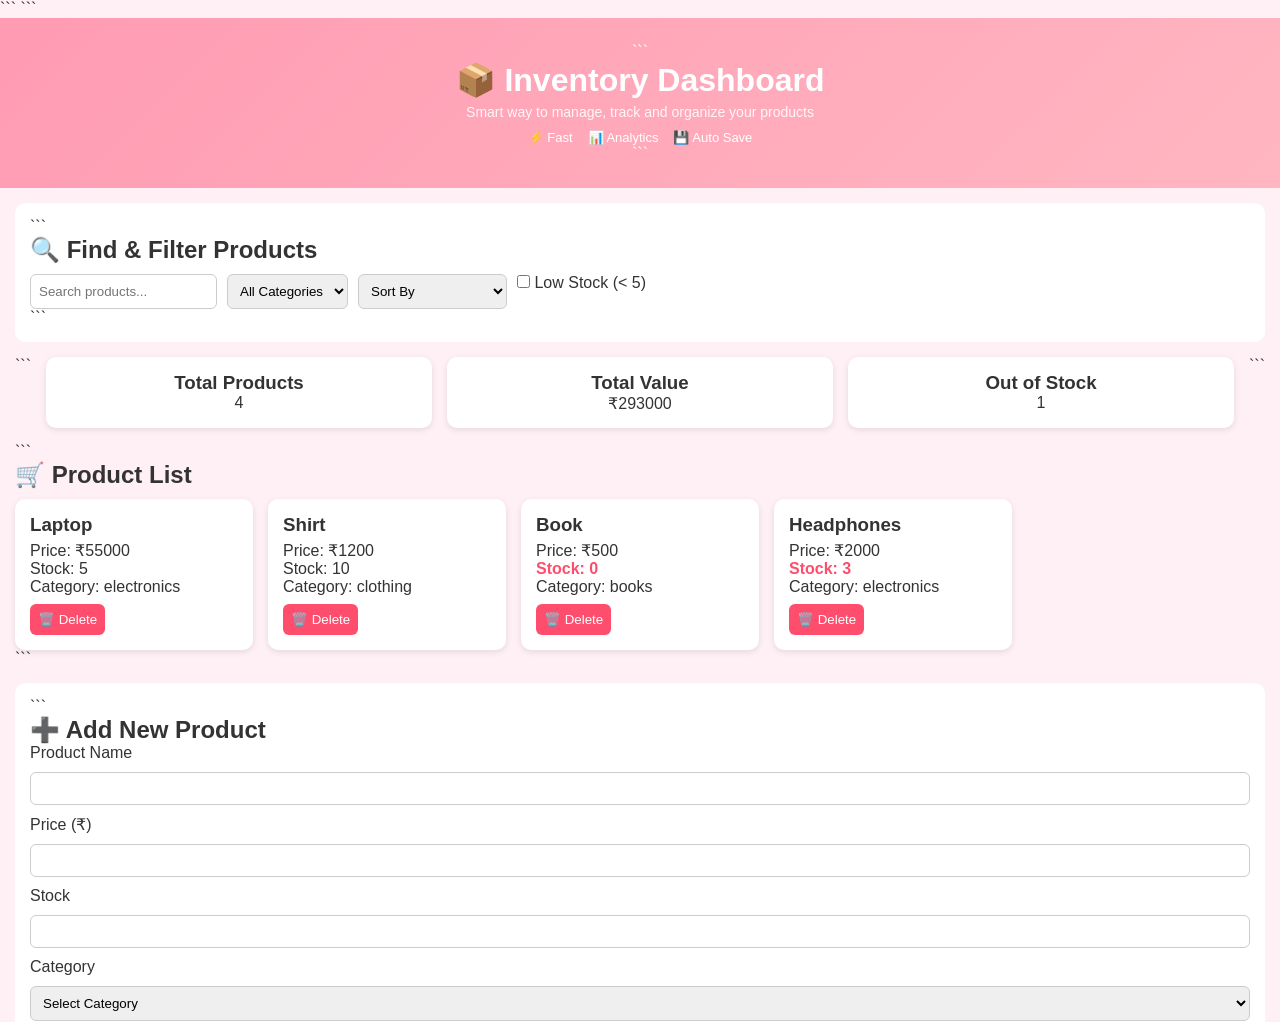
<file: frontend/frontend/mini_app/product_inventory_dashboard/index.html>
<!DOCTYPE html>

<html lang="en">
<head>
    <meta charset="UTF-8">
    <!-- Ensures proper scaling on mobile devices -->
    <meta name="viewport" content="width=device-width, initial-scale=1.0">

```
<title>Inventory Dashboard</title>

<!-- Linking external stylesheet -->
<link rel="stylesheet" href="style.css">
```

</head>
<body>

<!-- ===== HEADER SECTION ===== -->

<!-- Displays the main title and short description of the app -->

<header class="header">

```
<!-- Title + subtitle -->
<div class="header-content">
    <h1>📦 Inventory Dashboard</h1>
    <p class="subtitle">
        Smart way to manage, track and organize your products
    </p>
</div>

<!-- Small info badges just for better UI feel -->
<div class="header-info">
    <span>⚡ Fast</span>
    <span>📊 Analytics</span>
    <span>💾 Auto Save</span>
</div>
```

</header>

<!-- ===== CONTROLS SECTION ===== -->

<!-- Contains search, filter and sorting functionality -->

<section class="controls">

```
<h2>🔍 Find & Filter Products</h2>

<div class="controls-wrapper">

    <!-- Search input (filters products by name) -->
    <input type="text" id="searchInput" placeholder="Search products...">

    <!-- Category dropdown (filled dynamically using JS) -->
    <select id="categorySelect">
        <option value="all">All Categories</option>
    </select>

    <!-- Sorting options -->
    <select id="sortSelect">
        <option value="">Sort By</option>
        <option value="low">Price: Low → High</option>
        <option value="high">Price: High → Low</option>
        <option value="az">Name A → Z</option>
        <option value="za">Name Z → A</option>
    </select>

    <!-- Checkbox to show only low stock items -->
    <label>
        <input type="checkbox" id="stockFilter">
        Low Stock (&lt; 5)
    </label>

</div>
```

</section>

<!-- ===== ANALYTICS SECTION ===== -->

<!-- Displays summary information about inventory -->

<section class="analytics">

```
<!-- Total number of products -->
<div class="card">
    <h3>Total Products</h3>
    <p id="totalProducts">0</p>
</div>

<!-- Total inventory value (price × stock) -->
<div class="card">
    <h3>Total Value</h3>
    <p>₹<span id="totalValue">0</span></p>
</div>

<!-- Number of products that are out of stock -->
<div class="card">
    <h3>Out of Stock</h3>
    <p id="outOfStock">0</p>
</div>
```

</section>

<!-- ===== LOADING STATE ===== -->

<!-- This is shown while products are being "fetched" -->

<div id="loadingMessage">
    <p>Loading products...</p>
</div>

<!-- ===== PRODUCT DISPLAY SECTION ===== -->

<!-- All product cards will be rendered here dynamically -->

<section class="products-section">

```
<h2>🛒 Product List</h2>

<!-- Message shown when no products match filters -->
<p id="emptyMessage" style="display: none;">
    No products found.
</p>

<!-- Container for dynamically generated product cards -->
<div id="productList"></div>
```

</section>

<!-- ===== ADD PRODUCT FORM ===== -->

<!-- Form used to add new products to inventory -->

<section class="form-section">

```
<h2>➕ Add New Product</h2>

<form id="addForm">

    <!-- Product name input -->
    <label>Product Name</label>
    <input type="text" id="productName" required>

    <!-- Product price input -->
    <label>Price (₹)</label>
    <input type="number" id="productPrice" required>

    <!-- Stock quantity input -->
    <label>Stock</label>
    <input type="number" id="productStock" required>

    <!-- Category selection -->
    <label>Category</label>
    <select id="productCategory" required>
        <option value="">Select Category</option>
        <option value="electronics">Electronics</option>
        <option value="clothing">Clothing</option>
        <option value="books">Books</option>
        <option value="accessories">Accessories</option>
    </select>

    <!-- Submit button -->
    <button type="submit">Add Product</button>

</form>
```

</section>

<!-- Linking JavaScript file -->

<script src="script.js"></script>

</body>
</html>
</file>
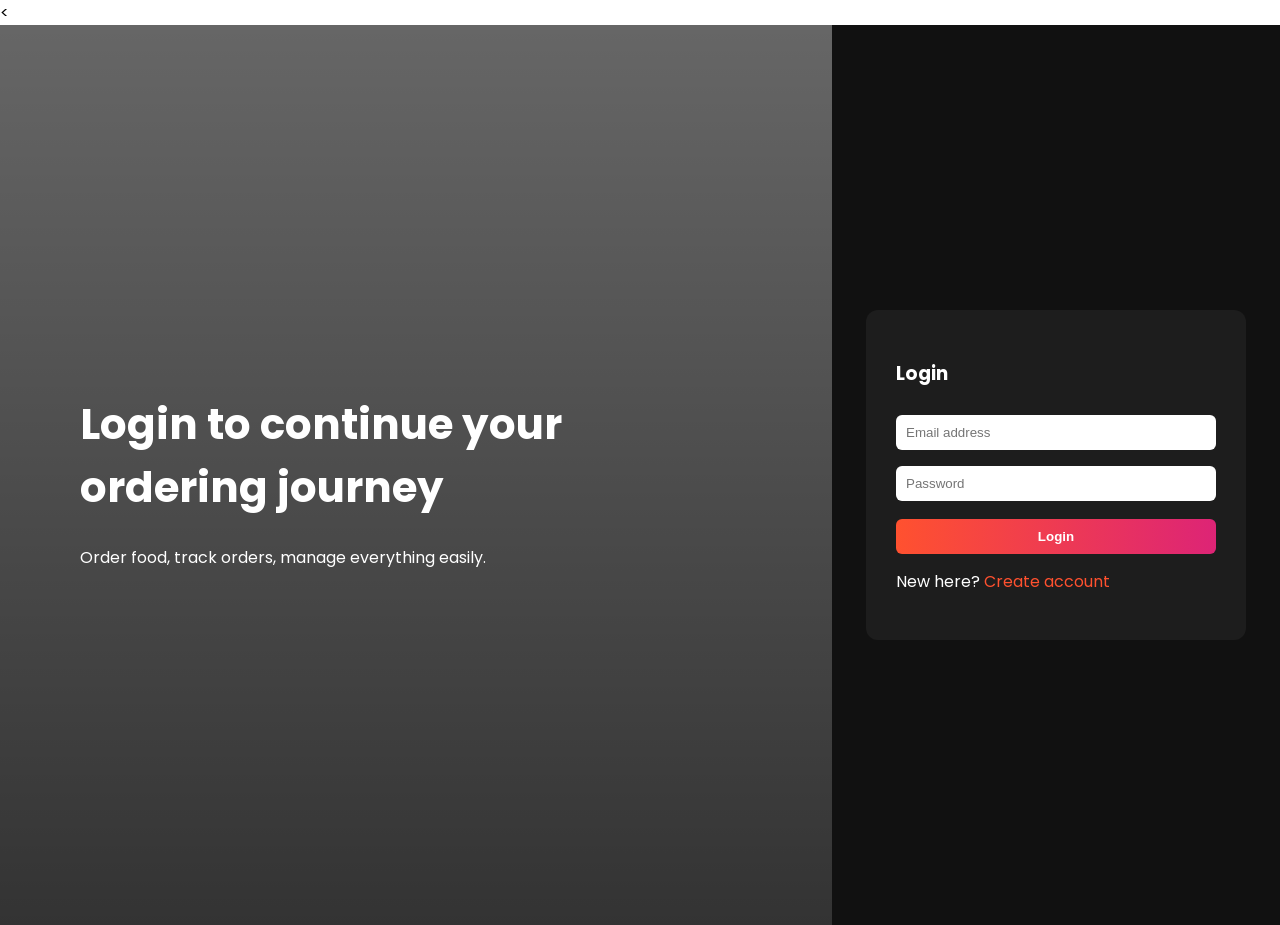
<file: Capstone_RestaurantOrders/frontend/cart.html>
<!DOCTYPE html>
<html>
<head>
<title>Cart - FoodieFlow</title>
<link rel="stylesheet" href="css/style.css">
</head>

<body>

<!-- NAVBAR -->
<div class="navbar">
  <div class="logo">FoodieFlow 🍔</div>
  <div class="nav-actions">
    <button onclick="go('home.html')">Home</button>
    <button onclick="go('orders.html')">Orders</button>
    <button onclick="logout()">Logout</button>
  </div>
</div>

<!-- HERO -->
<div class="home-hero">
  <h1>Your Cart</h1>
  <p>Review your items and place order</p>
</div>

<!-- WALLET -->
<div class="wallet-box" id="wallet"></div>

<!-- MAIN LAYOUT -->
<div class="cart-layout">

    <!-- LEFT: CART ITEMS -->
    <div class="cart-section" id="cartList"></div>

    <!-- RIGHT: SUMMARY -->
    <div class="summary-section">

        <h3>Total</h3>
        <h2 id="totalAmount"></h2>

        <h3>📍 Delivery Address</h3>

        <input id="street" placeholder="Street">
        <input id="city" placeholder="City">
        <input id="state" placeholder="State">
        <input id="zip" placeholder="Zip Code">

        <button class="primary" onclick="placeOrder()">Place Order 🚀</button>

    </div>

</div>

<script>
function go(p){window.location.href=p;}
</script>

<script src="js/cart.js"></script>

</body>
</html>
</file>
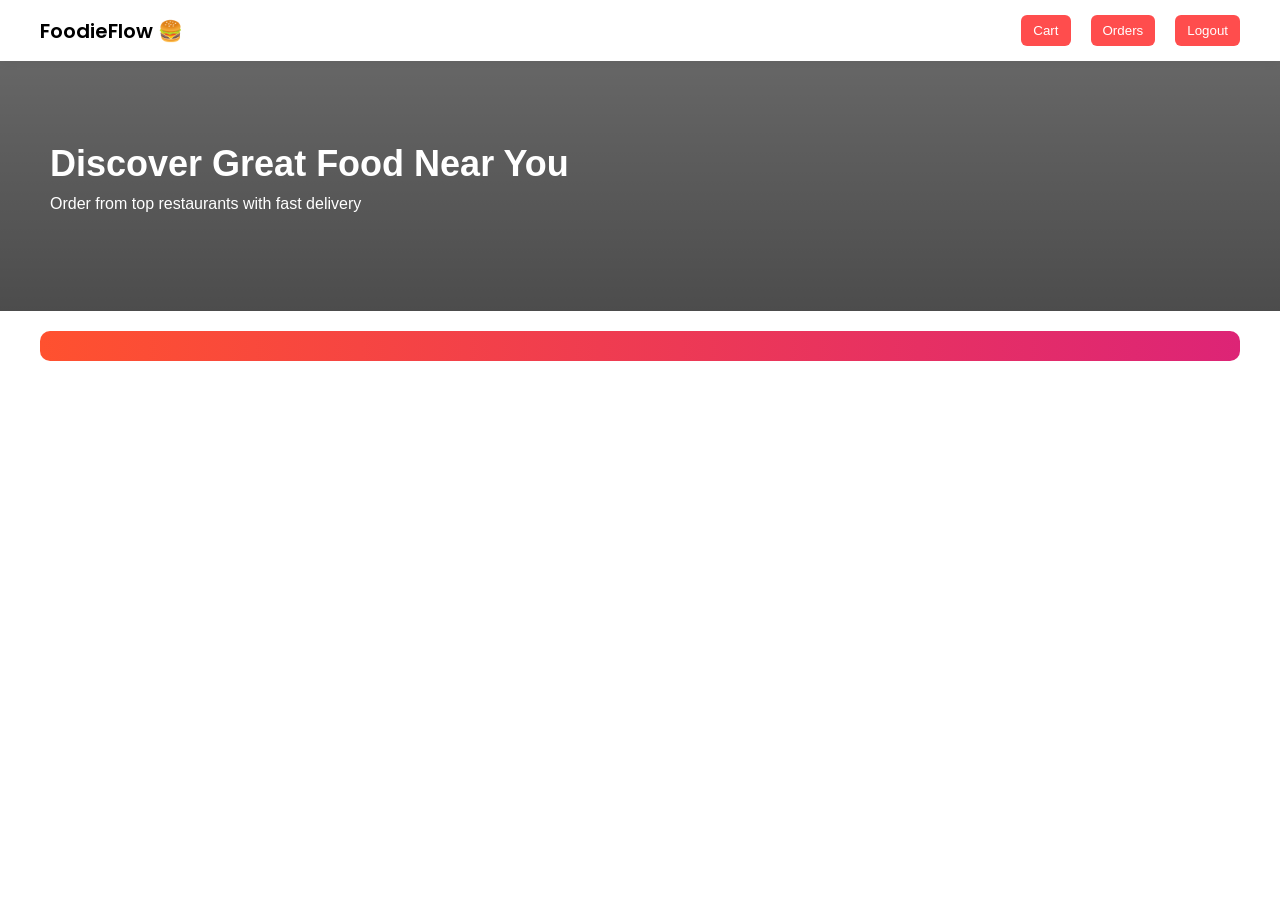
<file: Capstone_RestaurantOrders/frontend/categories.html>
<!DOCTYPE html>
<html>
<head>
    <title>Categories - FoodieFlow</title>
    <link rel="stylesheet" href="css/style.css">
</head>
<body>

<!-- NAVBAR -->
<div class="navbar">
  <div class="logo">FoodieFlow 🍔</div>
  <div class="nav-actions">
    <button onclick="go('home.html')">Home</button>
    <button onclick="go('cart.html')">Cart</button>
    <button onclick="go('orders.html')">Orders</button>
  </div>
</div>

<!-- HERO -->
<div class="home-hero">
  <h1>Select Category</h1>
  <p>Choose what you’re craving today</p>
</div>

<!-- CATEGORY LIST -->
<div class="container" id="categoryList"></div>

<script>
function go(p){window.location.href=p;}
</script>

<script src="js/categories.js"></script>

</body>
</html>
</file>
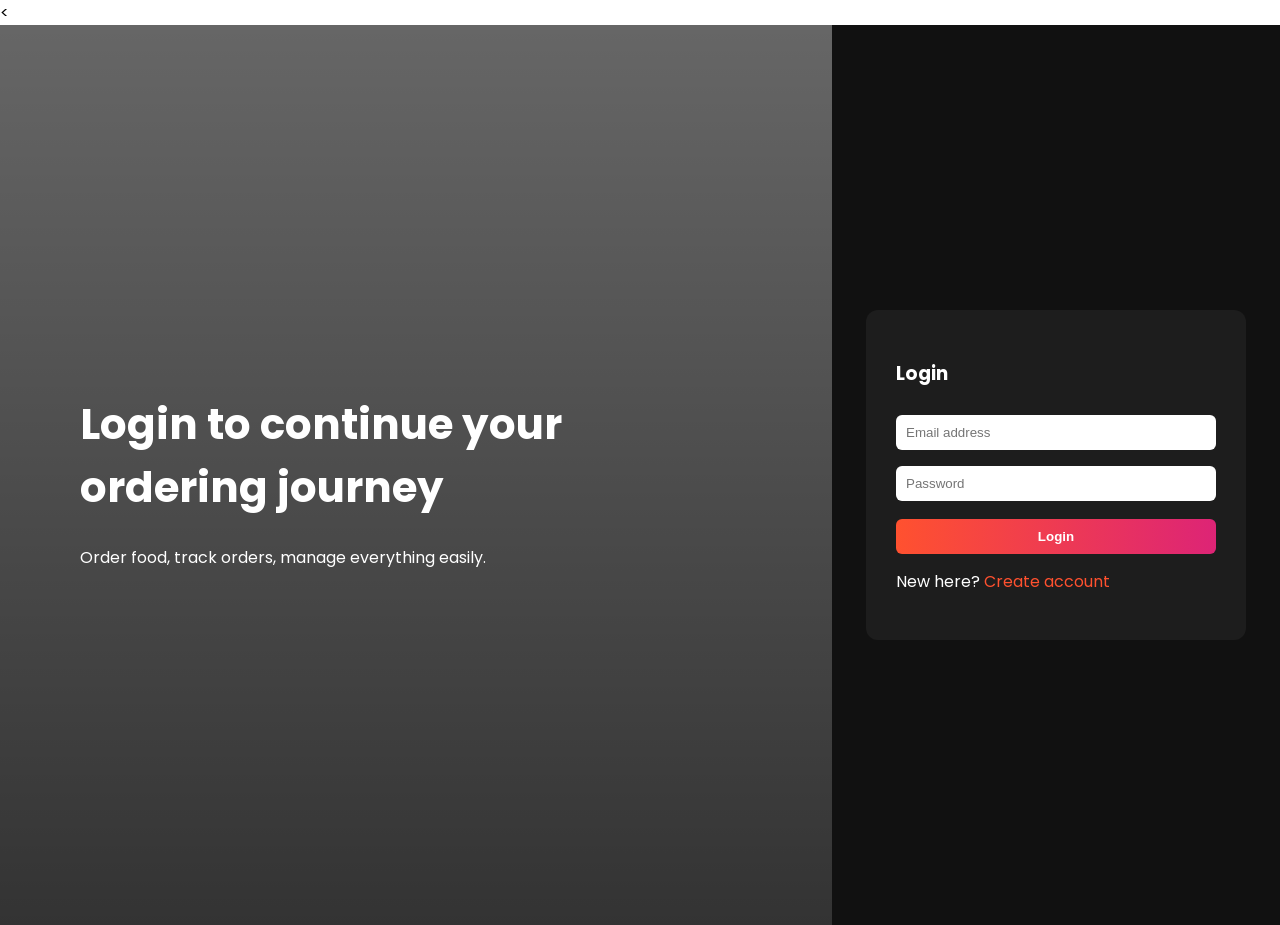
<file: Capstone_RestaurantOrders/frontend/menu.html>
<!DOCTYPE html>
<html>
<head>
    <title>Menu - FoodieFlow</title>
    <link rel="stylesheet" href="css/style.css">
</head>
<body>

<!-- NAVBAR -->
<div class="navbar">
  <div class="logo">FoodieFlow 🍔</div>
  <div class="nav-actions">
    <button onclick="go('home.html')">Home</button>
    <button onclick="go('cart.html')">Cart</button>
    <button onclick="go('orders.html')">Orders</button>
  </div>
</div>

<!-- HERO -->
<div class="home-hero">
  <h1>Explore Menu</h1>
  <p>Choose your favorite dishes</p>
</div>

<!-- MAIN LAYOUT -->
<div class="menu-layout">

    <!-- LEFT: MENU -->
    <div class="menu-section" id="menuList"></div>

    <!-- RIGHT: CART -->
    <div class="cart-section">
        <h3>🛒 Your Cart</h3>
        <div id="cartItems"></div>
        <h4 id="cartTotal"></h4>
        <button class="primary" onclick="goToCart()">Checkout</button>
    </div>

</div>

<script>
function go(p){window.location.href=p;}
</script>

<script src="js/menu.js"></script>

</body>
</html>
</file>
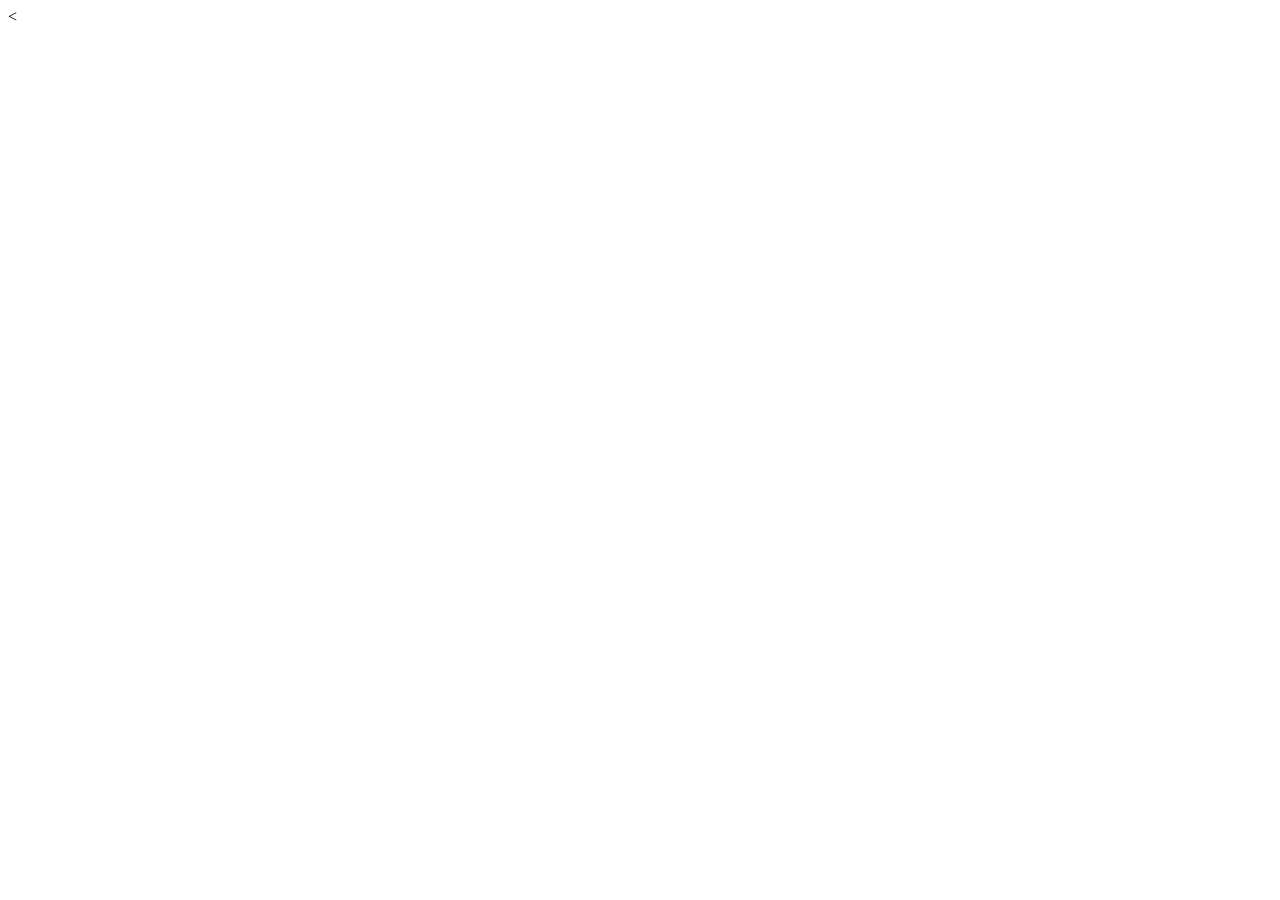
<file: Capstone_RestaurantOrders/frontend/orders.html>
<!DOCTYPE html>
<html>
<head>
    <title>My Orders - FoodieFlow</title>
    <link rel="stylesheet" href="css/style.css">
</head>

<body>

<!-- NAVBAR -->
<div class="navbar">
  <div class="logo">FoodieFlow 🍔</div>
  <div class="nav-actions">
    <button onclick="go('home.html')">Home</button>
    <button onclick="go('cart.html')">Cart</button>
    <button onclick="logout()">Logout</button>
  </div>
</div>

<!-- HERO -->
<div class="home-hero">
  <h1>Your Orders</h1>
  <p>Track your food journey</p>
</div>

<!-- WALLET -->
<div class="wallet-box" id="wallet"></div>

<!-- ORDERS -->
<div class="container" id="ordersList"></div>

<script>
function go(p){window.location.href=p;}
</script>

<script src="js/orders.js"></script>

</body>
</html>
</file>
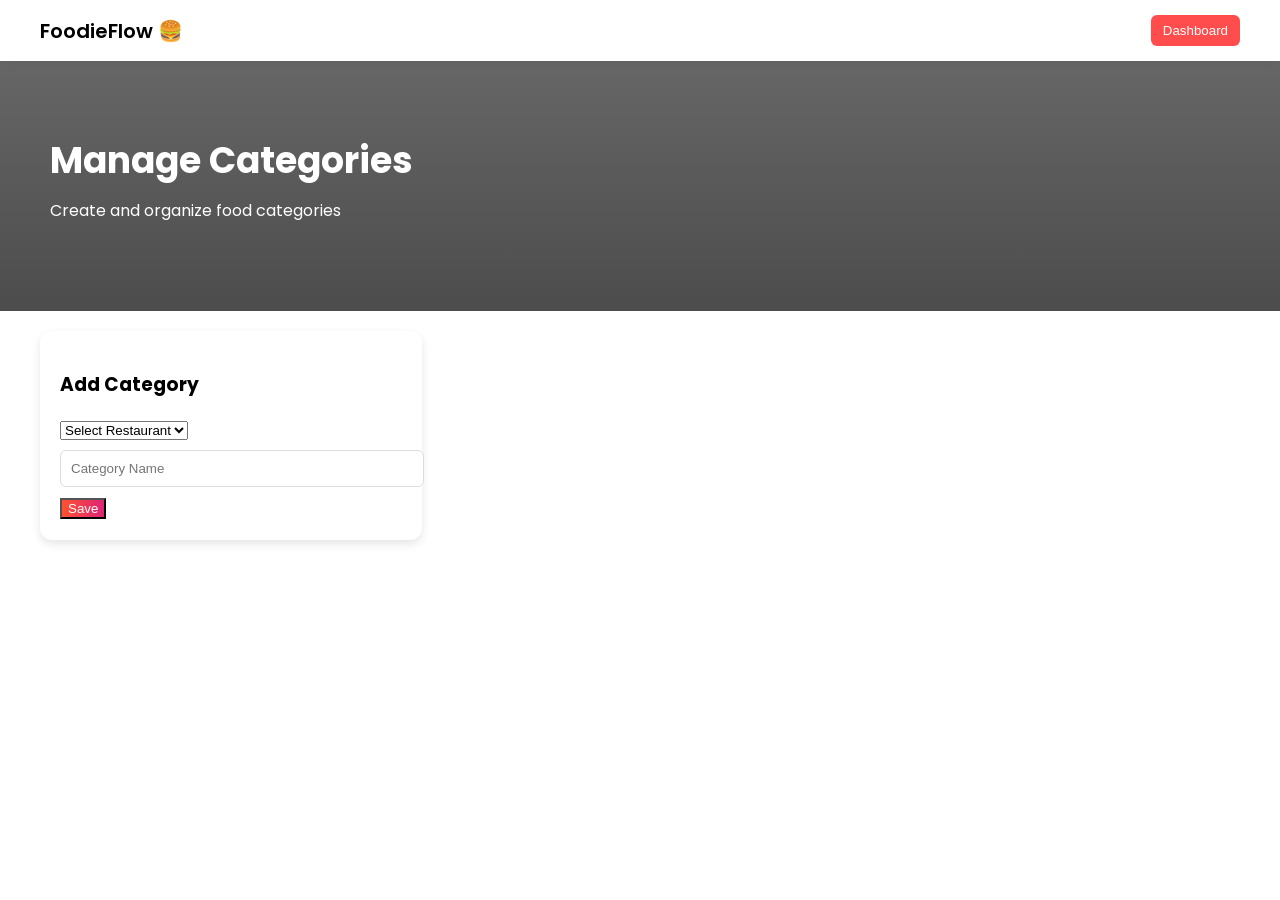
<file: Capstone_RestaurantOrders/frontend/owner-categories.html>
<!DOCTYPE html>
<html>
<head>
<title>Manage Categories - FoodieFlow</title>
<link rel="stylesheet" href="css/style.css">
</head>

<body>

<div class="navbar">
  <div class="logo">FoodieFlow 🍔</div>
  <div class="nav-actions">
    <button onclick="go('owner.html')">Dashboard</button>
  </div>
</div>

<div class="home-hero">
  <h1>Manage Categories</h1>
  <p>Create and organize food categories</p>
</div>

<div class="owner-layout">

  <!-- LEFT FORM -->
  <div class="form-section">

    <h3 id="formTitle">Add Category</h3>

    <select id="restaurantSelect" onchange="loadCategories()">
        <option value="">Select Restaurant</option>
    </select>

    <input id="name" placeholder="Category Name">

    <button class="primary" onclick="saveCategory()">Save</button>

  </div>

  <!-- RIGHT LIST -->
  <div class="list-section" id="list"></div>

</div>

<script>
function go(p){window.location.href=p;}
</script>

<script src="js/owner-categories.js"></script>

</body>
</html>
</file>
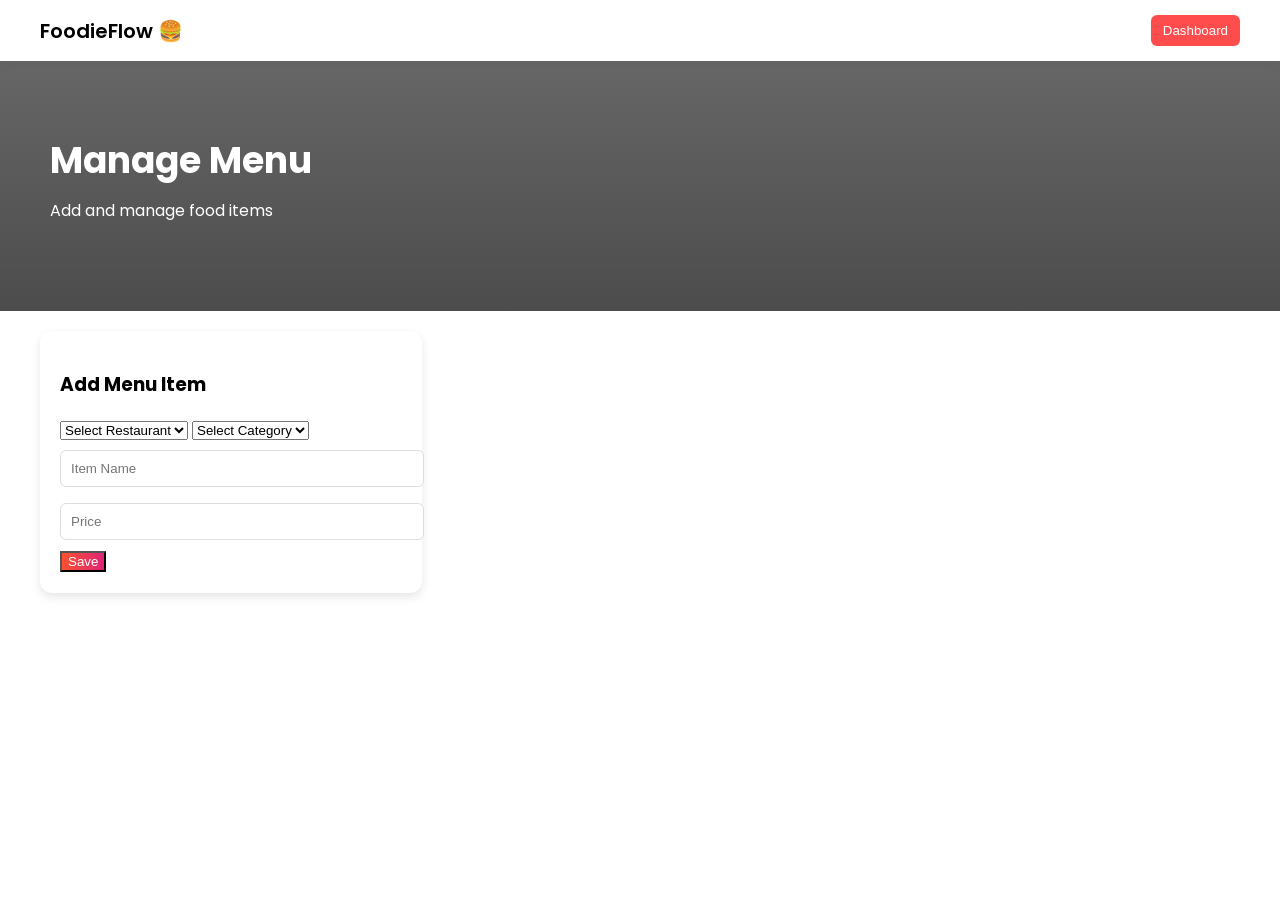
<file: Capstone_RestaurantOrders/frontend/owner-menu.html>
<!DOCTYPE html>
<html>
<head>
<title>Manage Menu - FoodieFlow</title>
<link rel="stylesheet" href="css/style.css">
</head>

<body>

<div class="navbar">
  <div class="logo">FoodieFlow 🍔</div>
  <div class="nav-actions">
    <button onclick="go('owner.html')">Dashboard</button>
  </div>
</div>

<div class="home-hero">
  <h1>Manage Menu</h1>
  <p>Add and manage food items</p>
</div>

<div class="owner-layout">

  <!-- LEFT FORM -->
  <div class="form-section">

    <h3 id="formTitle">Add Menu Item</h3>

    <select id="restaurantSelect" onchange="loadCategories()">
        <option value="">Select Restaurant</option>
    </select>

    <select id="categorySelect" onchange="loadMenu()">
        <option value="">Select Category</option>
    </select>

    <input id="name" placeholder="Item Name">
    <input id="price" placeholder="Price">

    <button class="primary" onclick="saveMenu()">Save</button>

  </div>

  <!-- RIGHT LIST -->
  <div class="list-section" id="list"></div>

</div>

<script>
function go(p){window.location.href=p;}
</script>

<script src="js/owner-menu.js"></script>

</body>
</html>
</file>
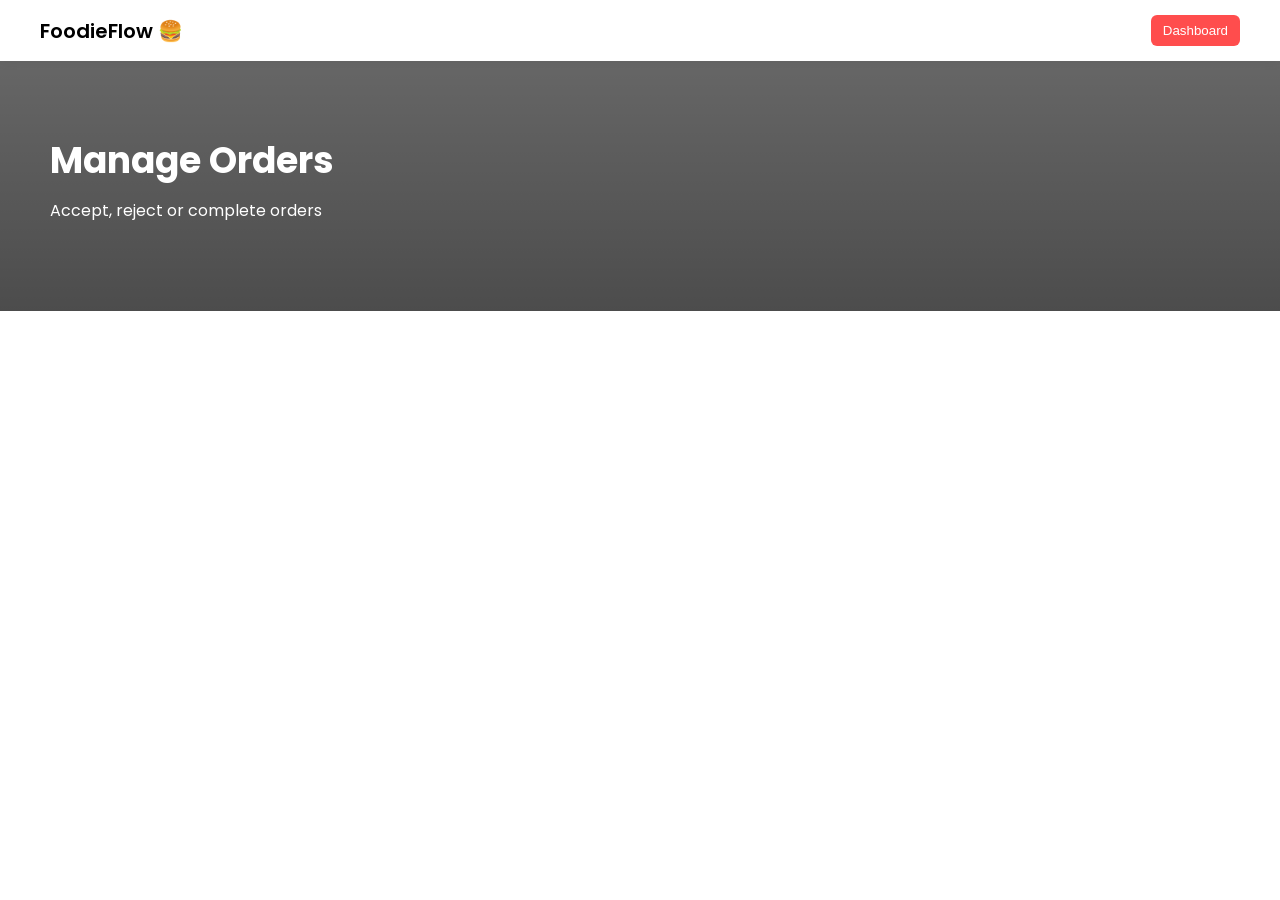
<file: Capstone_RestaurantOrders/frontend/owner-orders.html>
<!DOCTYPE html>
<html>
<head>
<title>Manage Orders - FoodieFlow</title>
<link rel="stylesheet" href="css/style.css">
</head>

<body>

<div class="navbar">
  <div class="logo">FoodieFlow 🍔</div>
  <div class="nav-actions">
    <button onclick="go('owner.html')">Dashboard</button>
  </div>
</div>

<div class="home-hero">
  <h1>Manage Orders</h1>
  <p>Accept, reject or complete orders</p>
</div>

<div class="container" id="ordersList"></div>

<script>
function go(p){window.location.href=p;}
</script>

<script src="js/owner-orders.js"></script>

</body>
</html>
</file>
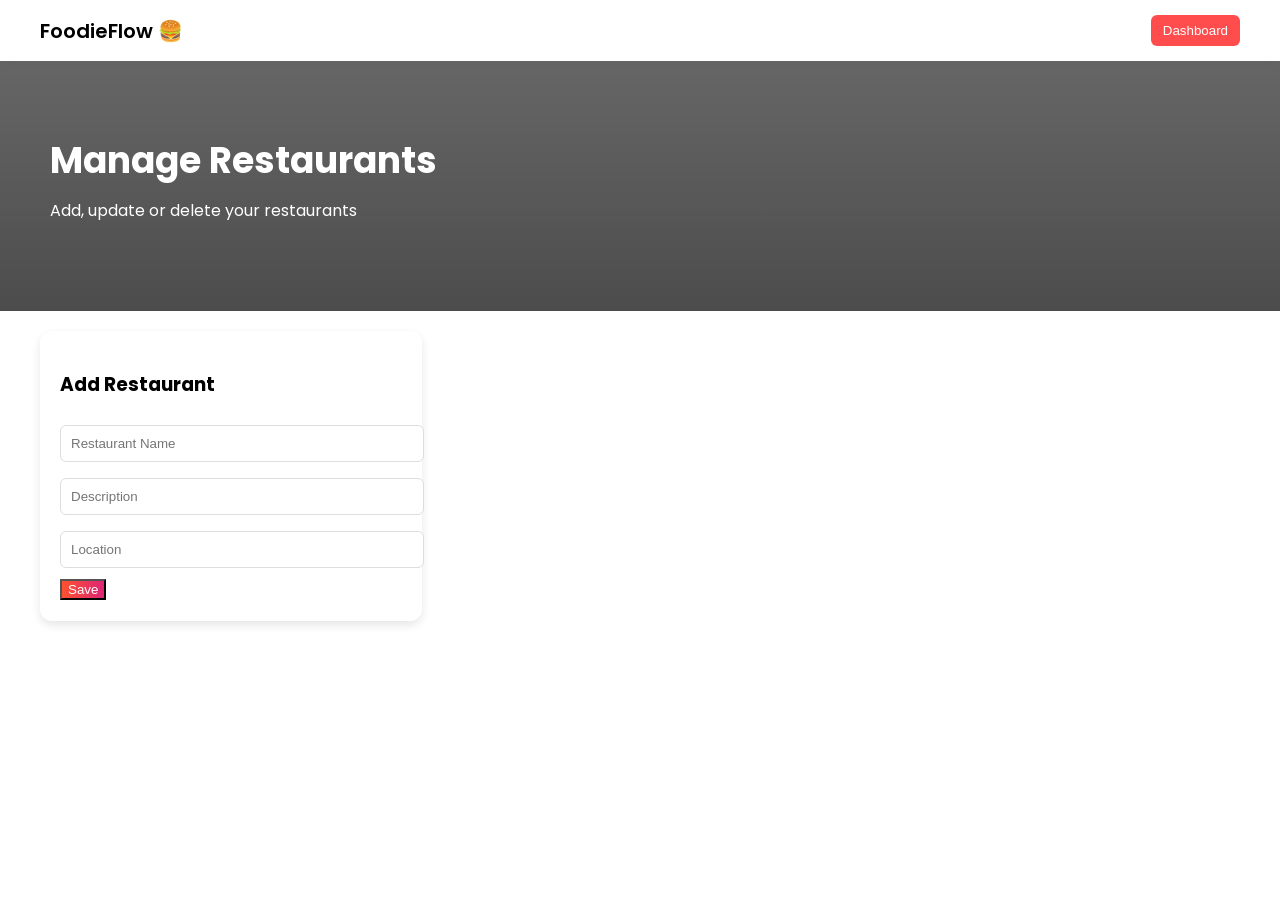
<file: Capstone_RestaurantOrders/frontend/owner-restaurants.html>
<!DOCTYPE html>
<html>
<head>
<title>Manage Restaurants - FoodieFlow</title>
<link rel="stylesheet" href="css/style.css">
</head>

<body>

<!-- NAVBAR -->
<div class="navbar">
  <div class="logo">FoodieFlow 🍔</div>
  <div class="nav-actions">
    <button onclick="go('owner.html')">Dashboard</button>
  </div>
</div>

<!-- HERO -->
<div class="home-hero">
  <h1>Manage Restaurants</h1>
  <p>Add, update or delete your restaurants</p>
</div>

<!-- MAIN -->
<div class="owner-layout">

  <!-- LEFT FORM -->
  <div class="form-section">

    <h3 id="formTitle">Add Restaurant</h3>

    <input id="name" placeholder="Restaurant Name">
    <input id="description" placeholder="Description">
    <input id="location" placeholder="Location">

    <button class="primary" onclick="addRestaurant()">Save</button>

  </div>

  <!-- RIGHT LIST -->
  <div class="list-section" id="list"></div>

</div>

<script>
function go(p){window.location.href=p;}
</script>

<script src="js/owner-restaurants.js"></script>

</body>
</html>
</file>
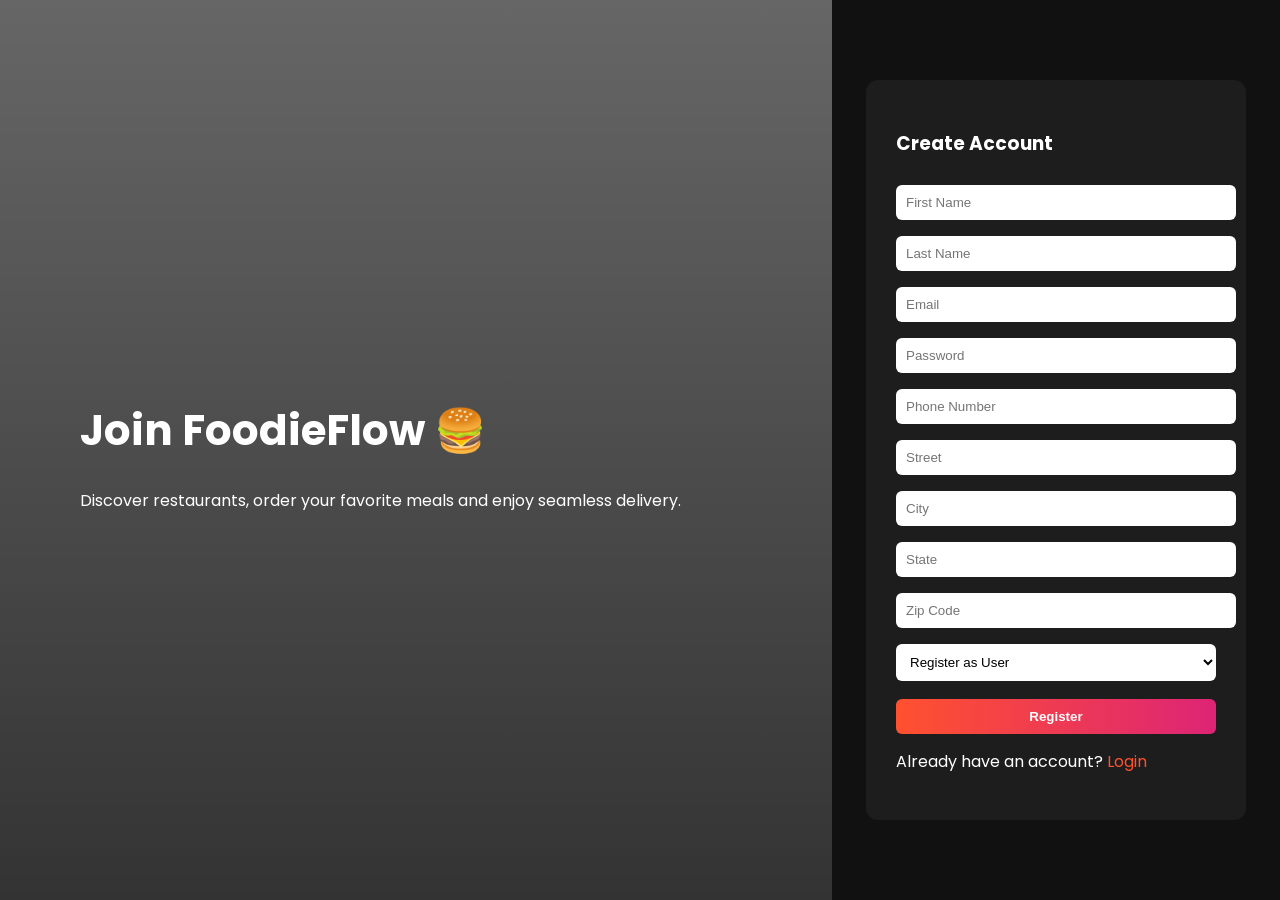
<file: Capstone_RestaurantOrders/frontend/register.html>
<!DOCTYPE html>
<html lang="en">
<head>
<meta charset="UTF-8">
<title>Create Account - FoodieFlow</title>
<link rel="stylesheet" href="css/style.css">
</head>

<body>

<div class="auth-container">

  <!-- LEFT SIDE IMAGE -->
  <div class="left">
    <h1>Join FoodieFlow 🍔</h1>
    <p>Discover restaurants, order your favorite meals and enjoy seamless delivery.</p>
  </div>

  <!-- RIGHT SIDE FORM -->
  <div class="right">
    <div class="auth-box">

      <h3>Create Account</h3>

      <input type="text" id="firstName" placeholder="First Name">
      <input type="text" id="lastName" placeholder="Last Name">
      <input type="email" id="email" placeholder="Email">
      <input type="password" id="password" placeholder="Password">
      <input type="text" id="phoneNumber" placeholder="Phone Number">

      <input type="text" id="street" placeholder="Street">
      <input type="text" id="city" placeholder="City">
      <input type="text" id="state" placeholder="State">
      <input type="text" id="zipCode" placeholder="Zip Code">

      <!-- ROLE DROPDOWN -->
      <select id="role" class="role-select">
        <option value="USER">Register as User</option>
        <option value="RESTAURANT_OWNER">Register as Owner</option>
      </select>

      <button class="primary" onclick="register()">Register</button>

      <p style="margin-top:15px;">
        Already have an account?
        <span onclick="goLogin()" style="color:#ff512f; cursor:pointer;">
          Login
        </span>
      </p>

    </div>
  </div>

</div>

<script>
function goLogin(){
  window.location.href="login.html";
}
</script>

<script src="js/auth.js"></script>

</body>
</html>
</file>
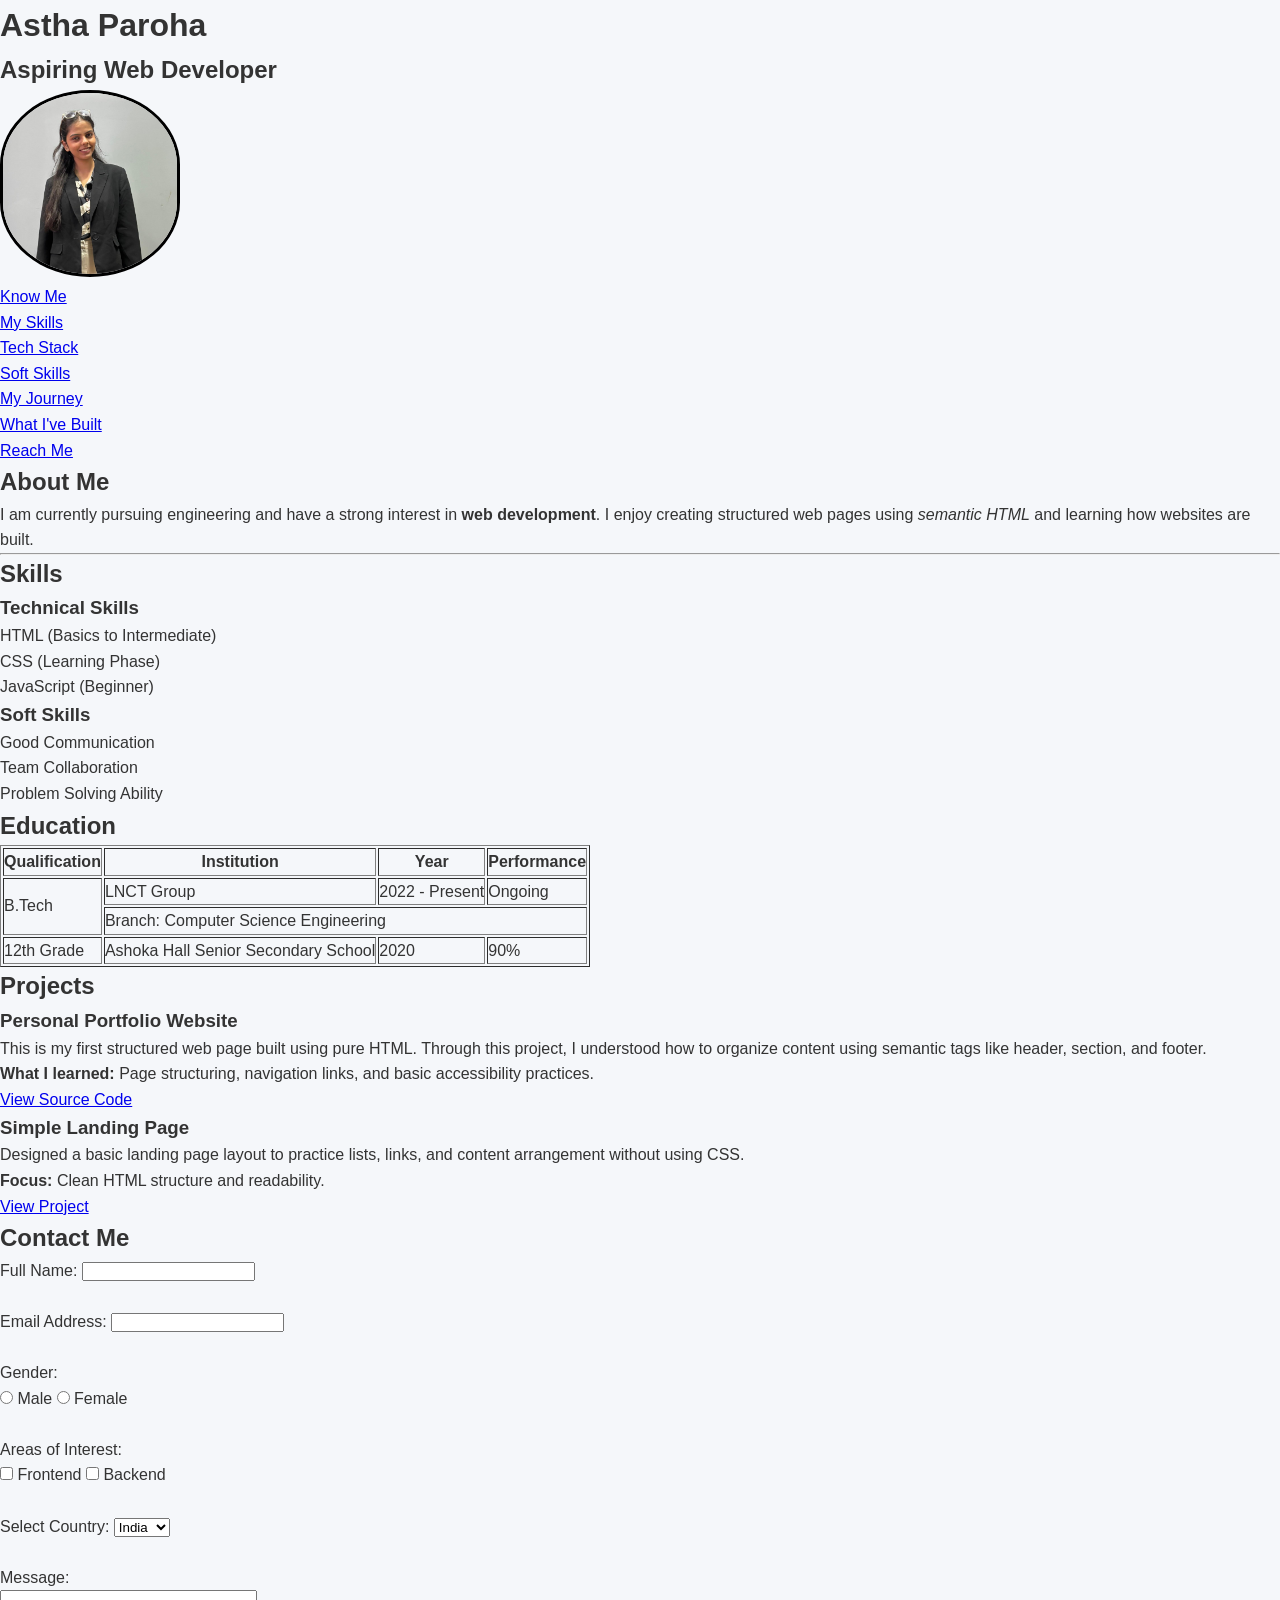
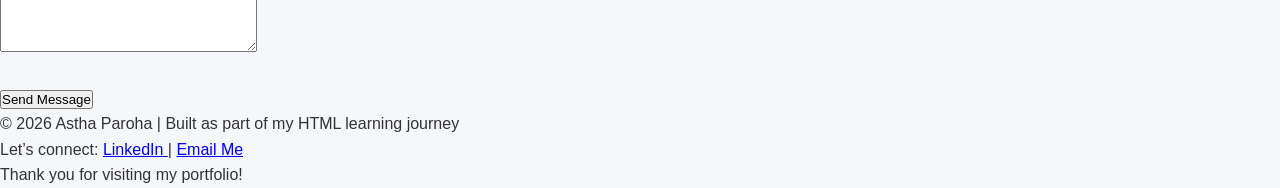
<file: frontend/frontend/html/astha_portfolio.html>
<!DOCTYPE html>
<html lang="en">
<head>
    <link rel="stylesheet" href="../css/astha_styles.css">
    <meta charset="UTF-8">
    <title>Astha Paroha | Portfolio</title>
</head>

<body>

    <!-- ================= HEADER ================= -->
    <!-- I used header to keep my introduction separate from rest of content -->
    <header>
        <h1>Astha Paroha</h1>
        <h2>Aspiring Web Developer</h2>

        <!-- Profile image with alt text for accessibility -->
        <img src="latestphoto.jpeg" alt="Astha Paroha profile picture" width="180" height=""140" style="border-radius: 50% / 40%; border: 3px solid black;">
    </header>


    <!-- ================= NAVIGATION ================= -->
    <!-- Navigation bar to move across sections of my portfolio -->
<nav>
    <ul>

        <!-- About section -->
        <li><a href="#about">Know Me</a></li>

        <!-- Skills with subcategories -->
        <li>
            <a href="#skills">My Skills</a>
            <ul>
                <li><a href="#tech">Tech Stack</a></li>
                <li><a href="#soft">Soft Skills</a></li>
            </ul>
        </li>

        <!-- Education details -->
        <li><a href="#education">My Journey</a></li>

        <!-- Projects -->
        <li><a href="#projects">What I've Built</a></li>

        <!-- Contact -->
        <li><a href="#contact">Reach Me</a></li>

    </ul>
</nav>

    <!-- ================= ABOUT SECTION ================= -->
    <!-- Section tag is used to group related content -->
    <section id="about">
        <h2>About Me</h2>

        <p>
            I am currently pursuing engineering and have a strong interest in 
            <strong>web development</strong>. I enjoy creating structured web pages 
            using <em>semantic HTML</em> and learning how websites are built.
        </p>

        <!-- Used hr to visually separate sections -->
        <hr>
    </section>


    <!-- ================= SKILLS ================= -->
    <section id="skills">
        <h2>Skills</h2>

        <!-- Technical skills -->
        <h3 id="tech">Technical Skills</h3>
        <ul>
            <li>HTML (Basics to Intermediate)</li>
            <li>CSS (Learning Phase)</li>
            <li>JavaScript (Beginner)</li>
        </ul>

        <!-- Soft skills -->
        <h3 id="soft">Soft Skills</h3>
        <ul>
            <li>Good Communication</li>
            <li>Team Collaboration</li>
            <li>Problem Solving Ability</li>
        </ul>
    </section>


    <!-- ================= EDUCATION ================= -->
    <section id="education">
        <h2>Education</h2>

        <!-- Table is used for structured academic data -->
        <table border="1">
            <tr>
                <th>Qualification</th>
                <th>Institution</th>
                <th>Year</th>
                <th>Performance</th>
            </tr>

            <!-- Using rowspan to merge degree cell -->
            <tr>
                <td rowspan="2">B.Tech</td>
                <td>LNCT Group</td>
                <td>2022 - Present</td>
                <td>Ongoing</td>
            </tr>

            <!-- Using colspan for specialization -->
            <tr>
                <td colspan="3">Branch: Computer Science Engineering</td>
            </tr>

            <tr>
                <td>12th Grade</td>
                <td>Ashoka Hall Senior Secondary School</td>
                <td>2020</td>
                <td>90%</td>
            </tr>
        </table>
    </section>


    <!-- ================= PROJECTS ================= -->
    <!-- Projects section to showcase my practical work -->
    <section id="projects">
        <h2>Projects</h2>

        <!-- Ordered list to show progression of my work -->
        <ol>

            <!-- Project 1 -->
            <li>
                <article>
                    <h3>Personal Portfolio Website</h3>

                    <p>
                        This is my first structured web page built using pure HTML.
                        Through this project, I understood how to organize content using
                        semantic tags like header, section, and footer.
                    </p>

                    <p>
                        <strong>What I learned:</strong> Page structuring, navigation links,
                        and basic accessibility practices.
                    </p>

                    <a href="https://github.com/" target="_blank">
                        View Source Code
                    </a>
                </article>
            </li>

            <!-- Project 2 -->
            <li>
                <article>
                    <h3>Simple Landing Page</h3>

                    <p>
                        Designed a basic landing page layout to practice lists, links,
                        and content arrangement without using CSS.
                    </p>

                    <p>
                        <strong>Focus:</strong> Clean HTML structure and readability.
                    </p>

                    <a href="https://github.com/" target="_blank">
                        View Project
                    </a>
                </article>
            </li>

        </ol>
    </section>
                    

    <!-- ================= CONTACT ================= -->
    <section id="contact">
        <h2>Contact Me</h2>

        <!-- Form collects user information -->
        <form>

            <!-- Name -->
            <label for="name">Full Name:</label>
            <input type="text" id="name" name="name"><br><br>

            <!-- Email -->
            <label for="email">Email Address:</label>
            <input type="email" id="email" name="email"><br><br>

            <!-- Radio buttons -->
            <p>Gender:</p>
            <input type="radio" id="male" name="gender">
            <label for="male">Male</label>

            <input type="radio" id="female" name="gender">
            <label for="female">Female</label><br><br>

            <!-- Checkboxes -->
            <p>Areas of Interest:</p>
            <input type="checkbox" id="frontend">
            <label for="frontend">Frontend</label>

            <input type="checkbox" id="backend">
            <label for="backend">Backend</label><br><br>

            <!-- Dropdown -->
            <label for="country">Select Country:</label>
            <select id="country">
                <option>India</option>
                <option>USA</option>
                <option>Other</option>
            </select><br><br>

            <!-- Message -->
            <label for="message">Message:</label><br>
            <textarea id="message" rows="4" cols="30"></textarea><br><br>

            <input type="submit" value="Send Message">

        </form>
    </section>


    <!-- ================= FOOTER ================= -->
    <!-- Footer section to close the portfolio and provide contact links -->
<footer>

    <!-- Copyright -->
    <p>
        © 2026 Astha Paroha | Built as part of my HTML learning journey
    </p>

    <!-- Professional links -->
    <p>
        Let’s connect:
        <a href="https://www.linkedin.com/in/asthaparoha19/" target="_blank">
            LinkedIn
        </a>
        |
        <a href="mailto:astha@example.com">
            Email Me
        </a>
    </p>

    <!-- Small personal touch -->
    <p>
        Thank you for visiting my portfolio!
    </p>

</footer>
</html>
</file>
<file: frontend/frontend/mini_app/product_inventory_dashboard/style.css>
/* ===== BASIC RESET ===== */

* {
  margin: 0;
  padding: 0;
  box-sizing: border-box;
  }

/* ===== BODY ===== */

body {
font-family: Arial, sans-serif;
background-color:#fff0f5;
color: #333;
}
/* ===== HEADER ===== */

.header {
background: linear-gradient(135deg, #ff9bb3, #ffb6c1);
color: white;
padding: 25px;
text-align: center;
}

.header-content h1 {
margin-bottom: 5px;
}

.subtitle {
font-size: 14px;
opacity: 0.9;
}

/* Small info tags */

.header-info {
margin-top: 10px;
display: flex;
justify-content: center;
gap: 15px;
font-size: 13px;
}
/* ===== CONTROLS ===== */

.controls {
background: white;
padding: 15px;
margin: 15px;
border-radius: 10px;
}

.controls-wrapper {
display: flex;
flex-wrap: wrap;
gap: 10px;
margin-top: 10px;
}

.controls input,
.controls select {
padding: 8px;
border: 1px solid #ccc;
border-radius: 6px;
}
/* ===== ANALYTICS ===== */

.analytics {
display: flex;
gap: 15px;
margin: 15px;
}

.card {
flex: 1;
background: white;
padding: 15px;
border-radius: 10px;
text-align: center;
box-shadow: 0 2px 6px rgba(0,0,0,0.1);
}

/* ===== PRODUCT GRID ===== */

.products-section {
margin: 15px;
}

#productList {
display: grid;
grid-template-columns: repeat(auto-fill, minmax(220px, 1fr));
gap: 15px;
margin-top: 10px;
}

/* Product card */

.product-card {
background: white;
padding: 15px;
border-radius: 10px;
box-shadow: 0 2px 6px rgba(0,0,0,0.1);
}

.product-card h3 {
margin-bottom: 5px;
}

/* Highlight low stock */
.low-stock {
  color: #ff4d6d;
  font-weight: bold;
}
/* ===== FORM SECTION ===== */

.form-section {
background: white;
margin: 15px;
padding: 15px;
border-radius: 10px;
}

.form-section form {
display: flex;
flex-direction: column;
gap: 10px;
}

.form-section input,
.form-section select {
padding: 8px;
border: 1px solid #ccc;
border-radius: 6px;
}
#emptyMessage {
  padding: 20px;
  font-size: 16px;
  color: #999;
}

/* Button styling */

button {
padding: 8px;
border: none;
background: #ff6f91;
color: white;
border-radius: 6px;
cursor: pointer;
}

button:hover {
background: #ff4f7a;
}
button {
  transition: 0.2s;
}
input, select {
  border: 1px solid #ffc0cb;
}
.delete-btn {
  margin-top: 8px;
  background: #ff4d6d;
}

.delete-btn:hover {
  background: #d90429;
}
/* ===== LOADING ===== */

#loadingMessage {
text-align: center;
padding: 15px;
font-weight: bold;
}

/* ===== EMPTY STATE ===== */

#emptyMessage {
text-align: center;
margin-top: 10px;
color: #777;
}

/* ===== RESPONSIVE ===== */

@media (max-width: 600px) {
.analytics {
flex-direction: column;
}

.controls-wrapper {
flex-direction: column;
}
}
</file>
<file: Capstone_RestaurantOrders/frontend/css/style.css>
@import url('https://fonts.googleapis.com/css2?family=Poppins:wght@300;400;600&display=swap');

body {
  margin: 0;
  font-family: 'Poppins', sans-serif;
}

/* NAVBAR */
.navbar {
  display: flex;
  justify-content: space-between;
  align-items: center;
  padding: 15px 30px;
  background: white;
  box-shadow: 0 2px 10px rgba(0,0,0,0.05);
  flex-wrap: wrap; 
}

.nav-actions {
  display: flex;
  gap: 10px;
}

.nav-actions button {
  padding: 8px 14px;
  border: none;
  border-radius: 6px;
  background: #ff4d4d;
  color: white;
  cursor: pointer;
  white-space: nowrap; 
}

.primary {
  background: linear-gradient(to right, #ff512f, #dd2476);
  color: white;
}

/* HERO BACKGROUND */
.hero {
  height: 100vh;
  background: linear-gradient(rgba(0,0,0,0.6), rgba(0,0,0,0.7)),
              url("https://images.unsplash.com/photo-1600891964599-f61ba0e24092");
  background-size: cover;
  display: flex;
  align-items: center;
  padding-left: 80px;
  color: white;
}

.hero h1 {
  font-size: 48px;
  max-width: 500px;
}

/* LOGIN LAYOUT */
.auth-container {
  display: flex;
  height: 100vh;
}

.left {
  width: 60%;
  background: linear-gradient(rgba(0,0,0,0.6), rgba(0,0,0,0.8)),
              url("https://images.unsplash.com/photo-1550547660-d9450f859349");
  background-size: cover;
  color: white;
  padding: 100px;
}

.left h1 {
  font-size: 40px;
}

.right {
  width: 40%;
  display: flex;
  align-items: center;
  justify-content: center;
  background: #111;
}

.auth-box {
  background: rgba(255,255,255,0.05);
  padding: 30px;
  border-radius: 12px;
  width: 300px;
  color: white;
}

.auth-box input {
  width: 100%;
  padding: 10px;
  margin: 10px 0;
  border-radius: 6px;
  border: none;
}

.auth-box button {
  width: 100%;
  margin-top: 10px;
}

/* CARDS */
.container {
  display: flex;
  flex-wrap: wrap;
  gap: 20px;
  padding: 40px;
}

.card {
  width: 260px;
  border-radius: 15px;
  overflow: hidden;
  box-shadow: 0 5px 15px rgba(0,0,0,0.1);
  background: white;
  cursor: pointer;
}

.card img {
  width: 100%;
  height: 160px;
  object-fit: cover;
}

.card-content {
  padding: 15px;
}
/* HERO SECTION */
.home-hero {
  height: 250px;
  background: linear-gradient(rgba(0,0,0,0.6), rgba(0,0,0,0.7)),
              url("https://images.unsplash.com/photo-1504674900247-0877df9cc836");
  background-size: cover;
  display: flex;
  flex-direction: column;
  justify-content: center;
  padding-left: 50px;
  color: white;
}

.home-hero h1 {
  margin: 0;
  font-size: 36px;
}

.home-hero p {
  margin-top: 10px;
}

/* NAVBAR FIX */
.navbar {
  display: flex;
  justify-content: space-between;
  padding: 15px 40px;
  background: white;
  box-shadow: 0 2px 10px rgba(0,0,0,0.05);
  position: sticky;
  top: 0;
  z-index: 10;
}

.logo {
  font-size: 20px;
  font-weight: 600;
}

.nav-actions button {
  margin-left: 10px;
  padding: 8px 12px;
  border: none;
  border-radius: 6px;
  background: #ff4d4d;
  color: white;
  cursor: pointer;
}

/* WALLET */
.wallet-box {
  margin: 20px 40px;
  padding: 15px;
  background: linear-gradient(to right, #ff512f, #dd2476);
  color: white;
  border-radius: 10px;
  font-size: 18px;
  font-weight: bold;
}

/* GRID */
.container {
  display: grid;
  grid-template-columns: repeat(auto-fill, minmax(250px, 1fr));
  gap: 20px;
  padding: 20px 40px;
}

/* CARD */
.card {
  border-radius: 15px;
  overflow: hidden;
  background: white;
  box-shadow: 0 4px 12px rgba(0,0,0,0.1);
  cursor: pointer;
  transition: 0.3s;
}

.card:hover {
  transform: scale(1.05);
}

.card img {
  width: 100%;
  height: 160px;
  object-fit: cover;
}

.card-content {
  padding: 15px;
}

.card-content h3 {
  margin: 0;
}

.card-content p {
  color: gray;
  margin-top: 5px;
}/* REGISTER PAGE IMPROVEMENTS */

.auth-container {
  display: flex;
  height: 100vh;
}

/* LEFT SIDE IMAGE */
.left {
  width: 60%;
  background: linear-gradient(rgba(0,0,0,0.6), rgba(0,0,0,0.8)),
              url("https://images.unsplash.com/photo-1499028344343-cd173ffc68a9");
  background-size: cover;
  color: white;
  padding: 80px;
  display: flex;
  flex-direction: column;
  justify-content: center;
}

.left h1 {
  font-size: 42px;
  margin-bottom: 10px;
}

/* RIGHT FORM */
.right {
  width: 40%;
  background: #111;
  display: flex;
  justify-content: center;
  align-items: center;
}

/* FORM BOX */
.auth-box {
  width: 320px;
  background: rgba(255,255,255,0.05);
  padding: 30px;
  border-radius: 12px;
  color: white;
}

/* INPUTS */
.auth-box input,
.auth-box select {
  width: 100%;
  padding: 10px;
  margin: 8px 0;
  border-radius: 6px;
  border: none;
}

/* DROPDOWN */
.role-select {
  background: white;
  color: black;
}

/* BUTTON */
.auth-box button {
  width: 100%;
  margin-top: 10px;
  padding: 10px;
  border-radius: 6px;
  border: none;
  cursor: pointer;
  background: linear-gradient(to right, #ff512f, #dd2476);
  color: white;
  font-weight: bold;
}
/* CATEGORY CARDS */
.category-card {
  border-radius: 15px;
  overflow: hidden;
  background: white;
  box-shadow: 0 4px 12px rgba(0,0,0,0.1);
  cursor: pointer;
  transition: 0.3s;
}

.category-card:hover {
  transform: scale(1.05);
}

.category-card img {
  width: 100%;
  height: 160px;
  object-fit: cover;
}

.category-content {
  padding: 15px;
  text-align: center;
  font-weight: 600;
}
/* MENU LAYOUT */
.menu-layout {
  display: flex;
  gap: 20px;
  padding: 20px 40px;
}

/* LEFT SIDE */
.menu-section {
  width: 70%;
  display: grid;
  grid-template-columns: repeat(auto-fill, minmax(250px, 1fr));
  gap: 20px;
}

/* RIGHT SIDE CART */
.cart-section {
  width: 30%;
  background: white;
  padding: 20px;
  border-radius: 12px;
  height: fit-content;
  box-shadow: 0 4px 10px rgba(0,0,0,0.1);
  position: sticky;
  top: 100px;
}

/* MENU CARD */
.menu-card {
  border-radius: 15px;
  overflow: hidden;
  background: white;
  box-shadow: 0 4px 12px rgba(0,0,0,0.1);
  transition: 0.3s;
}

.menu-card:hover {
  transform: scale(1.05);
}

.menu-card img {
  width: 100%;
  height: 160px;
  object-fit: cover;
}

.menu-content {
  padding: 15px;
}

.menu-content h3 {
  margin: 0;
}

.menu-content p {
  color: gray;
  margin: 5px 0;
}
/* CART LAYOUT */
.cart-layout {
  display: flex;
  gap: 20px;
  padding: 20px 40px;
}

/* LEFT SIDE */
.cart-section {
  width: 65%;
}

/* RIGHT SIDE */
.summary-section {
  width: 35%;
  background: white;
  padding: 20px;
  border-radius: 12px;
  height: fit-content;
  box-shadow: 0 4px 10px rgba(0,0,0,0.1);
  position: sticky;
  top: 100px;
}

/* CART ITEM */
.cart-item {
  display: flex;
  gap: 15px;
  margin-bottom: 15px;
  background: white;
  padding: 10px;
  border-radius: 10px;
  box-shadow: 0 3px 8px rgba(0,0,0,0.1);
}

.cart-item img {
  width: 80px;
  height: 80px;
  object-fit: cover;
  border-radius: 10px;
}

.cart-item-content {
  flex: 1;
}

/* INPUTS */
.summary-section input {
  width: 100%;
  margin: 8px 0;
  padding: 10px;
  border-radius: 6px;
  border: 1px solid #ddd;
}
/* ORDER CARD */
.order-card {
  display: flex;
  gap: 15px;
  background: white;
  border-radius: 12px;
  padding: 15px;
  margin-bottom: 15px;
  box-shadow: 0 4px 10px rgba(0,0,0,0.1);
}

.order-card img {
  width: 90px;
  height: 90px;
  object-fit: cover;
  border-radius: 10px;
}

.order-content {
  flex: 1;
}

.status {
  font-weight: bold;
}

.status.PLACED { color: orange; }
.status.CANCELLED { color: red; }
.status.DELIVERED { color: green; }
/* DASHBOARD CARDS */
.dashboard-card {
  border-radius: 15px;
  overflow: hidden;
  background: white;
  box-shadow: 0 4px 12px rgba(0,0,0,0.1);
  cursor: pointer;
  transition: 0.3s;
  text-align: center;
}

.dashboard-card:hover {
  transform: scale(1.05);
}

.dashboard-card img {
  width: 100%;
  height: 160px;
  object-fit: cover;
}

.dashboard-content {
  padding: 15px;
  font-weight: 600;
}

.dashboard-content p {
  margin-top: 5px;
  font-weight: normal;
  color: gray;
}
/* OWNER LAYOUT */
.owner-layout {
  display: flex;
  gap: 20px;
  padding: 20px 40px;
}

/* FORM */
.form-section {
  width: 30%;
  background: white;
  padding: 20px;
  border-radius: 12px;
  height: fit-content;
  box-shadow: 0 4px 10px rgba(0,0,0,0.1);
}

.form-section input {
  width: 100%;
  margin: 8px 0;
  padding: 10px;
  border-radius: 6px;
  border: 1px solid #ddd;
}

/* LIST */
.list-section {
  width: 70%;
  display: grid;
  grid-template-columns: repeat(auto-fill, minmax(250px,1fr));
  gap: 20px;
}

/* REST CARD */
.rest-card {
  border-radius: 15px;
  overflow: hidden;
  background: white;
  box-shadow: 0 4px 12px rgba(0,0,0,0.1);
}

.rest-card img {
  width: 100%;
  height: 160px;
  object-fit: cover;
}

.rest-content {
  padding: 15px;
}

.rest-content h3 {
  margin: 0;
}

.rest-content p {
  margin: 5px 0;
  color: gray;
}

.rest-actions button {
  margin-right: 5px;
}
/* OWNER ORDER CARD */
.owner-order-card {
  display: flex;
  gap: 15px;
  background: white;
  border-radius: 12px;
  padding: 15px;
  margin-bottom: 15px;
  box-shadow: 0 4px 10px rgba(0,0,0,0.1);
}

.owner-order-card img {
  width: 90px;
  height: 90px;
  object-fit: cover;
  border-radius: 10px;
}

.order-info {
  flex: 1;
}

.status {
  font-weight: bold;
}

.status.PLACED { color: orange; }
.status.ACCEPTED { color: blue; }
.status.REJECTED { color: red; }
.status.DELIVERED { color: green; }

.order-actions button {
  margin-right: 5px;
}
</file>
<file: frontend/frontend/css/astha_styles.css>
/* Reset default browser spacing to maintain consistency */
* {
    margin: 0;
    padding: 0;
    box-sizing: border-box;
}

/* Setting overall font and background for readability */
body {
    font-family: Arial, sans-serif;
    background-color: #f5f7fa;
    color: #333;
    line-height: 1.6;
}
</file>
